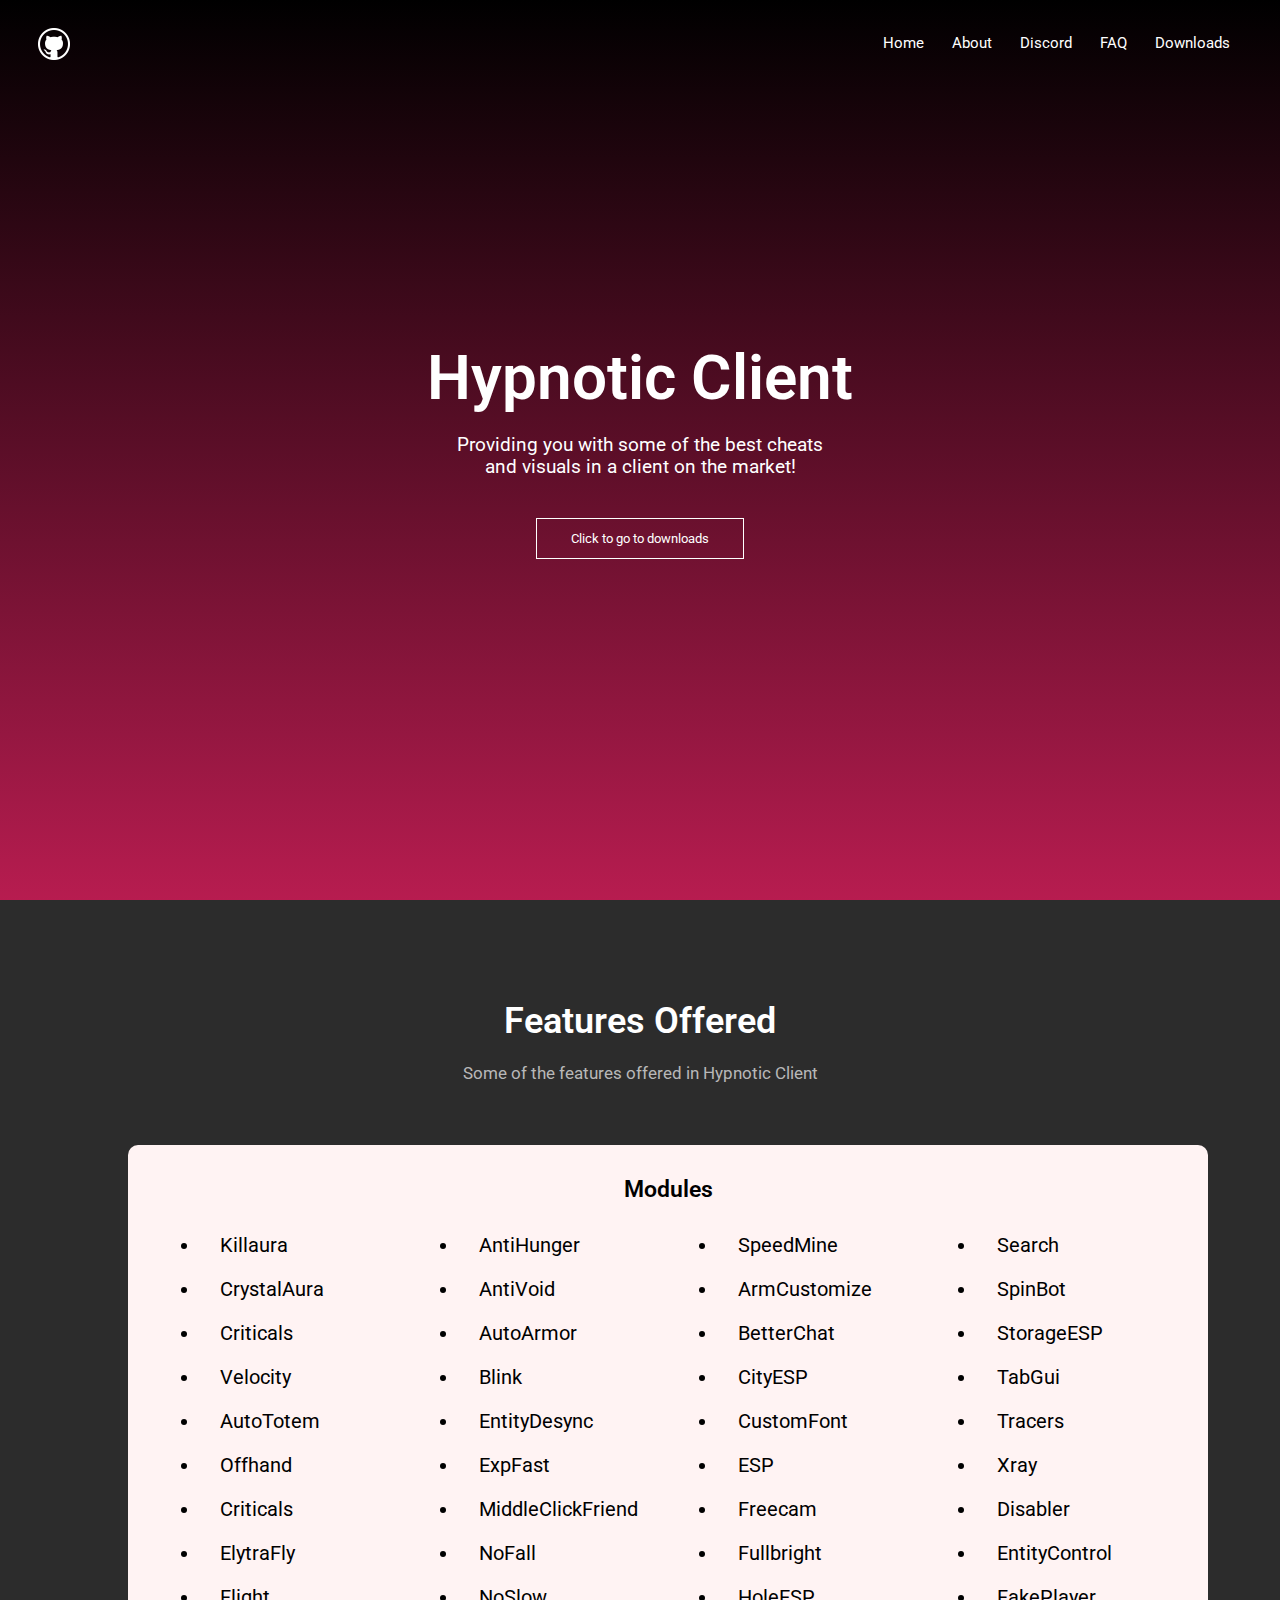
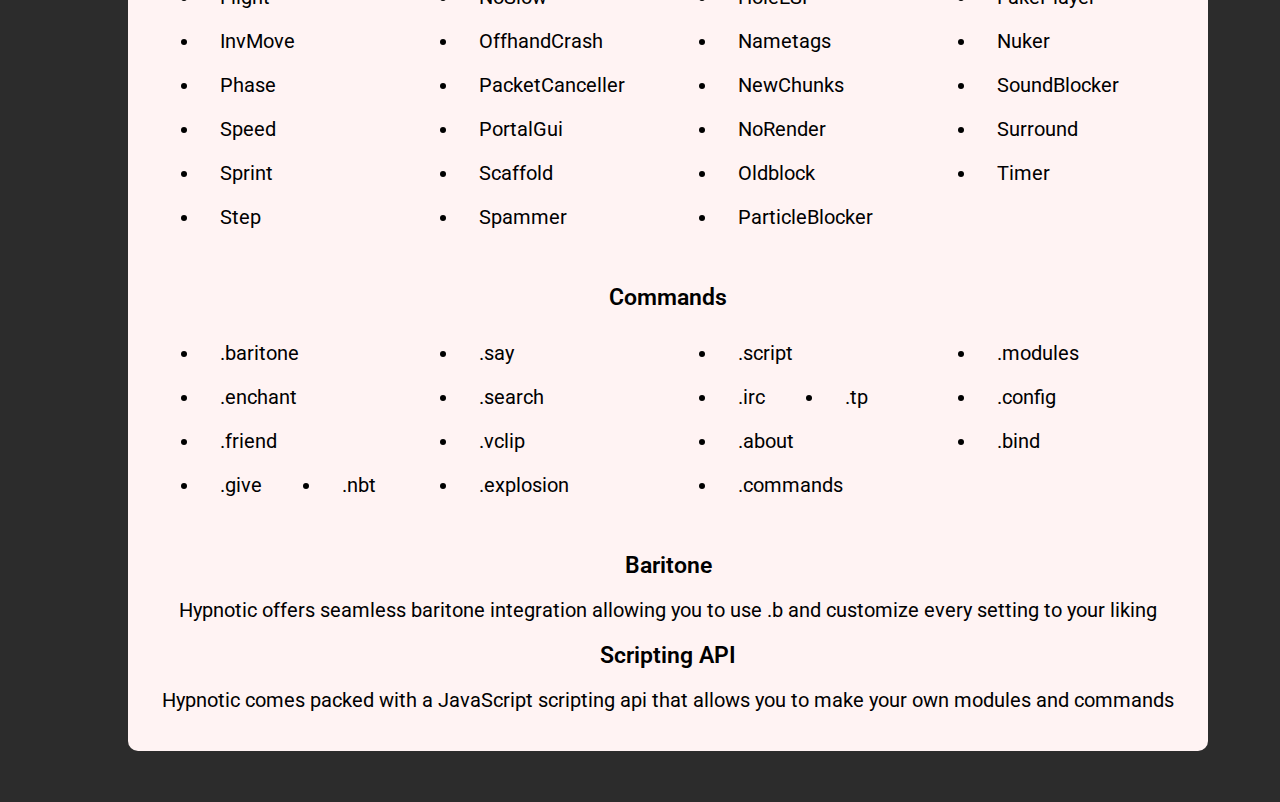
<file: index.html>
<html>
    <title>Hypnotic</title>
    <link rel="icon" href="https://raw.githubusercontent.com/Hypnotic-Development/Hypnotic-Client/main/src/main/resources/assets/hypnotic/icon.png">
    <link rel="stylesheet" href="style.css">
    <link rel="preconnect" href="https://fonts.googleapis.com">
    <link rel="preconnect" href="https://fonts.gstatic.com" crossorigin>
    <link href="https://fonts.googleapis.com/css2?family=Roboto&display=swap" rel="stylesheet">

    <meta name="viewport" content="width=device-width, initial-scale=1">
    
    <meta name="description" content="Hypnotic is a Powerful, free, and open source utility mod / hacked client for Minecraft 1.18.X and 1.8 with beautiful visuals and seamless baritone integration">
    <meta name="keywords" content="hacked client, minecraft hack, open source hacked client, cheat client, free hacked client, 1.18 hacked client, hacked minecraft, wurst client, sigma client, minecraft">

    <meta property="og:site_name" content="Hypnotic">
    <meta property="og:title" content="Hypnotic Client">
    <meta property="og:url" content="https://hypnotic.dev">
    <meta property="og:image" content="https://raw.githubusercontent.com/Hypnotic-Development/Hypnotic-Client/main/src/main/resources/assets/hypnotic/icon.png">
    <meta property="og:type" content="website">
    <meta property="og:locale" content="en_US">
    <meta property="og:description" content="Hypnotic is a Powerful, free, and open source utility mod / hacked client for Minecraft 1.18.X and 1.8 with beautiful visuals, seamless baritone integration, and a JavaScript scripting API>
    <meta name="theme-color" content="#ff1464">

    <body>
        <body style="background-color:rgb(44, 44, 44)">
            <section class="header">
                <nav>
                    <a href="https://github.com/Hypnotic-Development/Hypnotic-Client"><img src="/resources/github.png" height="512" width="512" alt="github"></a>
                    
                    <div class="nav-links" id="navLinks">
                        <ul>
                            <li><a href="">Home</a></li>
                            <li><a href="/about/">About</a></li>
                            <li><a href="/discord/">Discord</a></li>
                            <li><a href="/faq/">FAQ</a></li>
                            <li><a href="/downloads/">Downloads</a></li>
                        </ul>
                    </div>
                </nav>
                <div class="text-box">
                    <h1>Hypnotic Client</h1>
                    <p>Providing you with some of the best cheats<br>
                     and visuals in a client on the market!</p>
                    <a href="downloads/" class="hero-btn">Click to go to downloads</a>
                </div>
            </section>
        </body>
        <body>
            <section class="features">
                <h1>Features Offered</h1>
                <p>Some of the features offered in Hypnotic Client</p>
                <div class="categories">
                    <div class="category-col">
                        <h3>Modules</h3>
                        <ul>
                            <li>Killaura</li>
                            <li>CrystalAura</li>
                            <li>Criticals</li>
                            <li>Velocity</li>
                            <li>AutoTotem</li>
                            <li>Offhand</li>
                            <li>Criticals</li>
                            <li>ElytraFly</li>
                            <li>Flight</li>
                            <li>InvMove</li>
                            <li>Phase</li>
                            <li>Speed</li>
                            <li>Sprint</li>
                            <li>Step</li>
                            <li>AntiHunger</li>
                            <li>AntiVoid</li>
                            <li>AutoArmor</li>
                            <li>Blink</li>
                            <li>EntityDesync</li>
                            <li>ExpFast</li>
                            <li>MiddleClickFriend</li>
                            <li>NoFall</li>
                            <li>NoSlow</li>
                            <li>OffhandCrash</li>
                            <li>PacketCanceller</li>
                            <li>PortalGui</li>
                            <li>Scaffold</li>
                            <li>Spammer</li>
                            <li>SpeedMine</li>
                            <li>ArmCustomize</li>
                            <li>BetterChat</li>
                            <li>CityESP</li>
                            <li>CustomFont</li>
                            <li>ESP</li>
                            <li>Freecam</li>
                            <li>Fullbright</li>
                            <li>HoleESP</li>
                            <li>Nametags</li>
                            <li>NewChunks</li>
                            <li>NoRender</li>
                            <li>Oldblock</li>
                            <li>ParticleBlocker</li>
                            <li>Search</li>
                            <li>SpinBot</li>
                            <li>StorageESP</li>
                            <li>TabGui</li>
                            <li>Tracers</li>
                            <li>Xray</li>
                            <li>Disabler</li>
                            <li>EntityControl</li>
                            <li>FakePlayer</li>
                            <li>Nuker</li>
                            <li>SoundBlocker</li>
                            <li>Surround</li>
                            <li>Timer</li>
                        </ul>
                        <h3>Commands</h3>
                        <ul>
                            <li>.baritone</li>
                            <li>.enchant</li>
                            <li>.friend</li>
                            <li>.give</li>
                            <li>.nbt</li>
                            <li>.say</li>
                            <li>.search</li>
                            <li>.vclip</li>
                            <li>.explosion</li>
                            <li>.script</li>
                            <li>.irc</li>
                            <li>.tp</li>
                            <li>.about</li>
                            <li>.commands</li>
                            <li>.modules</li>
                            <li>.config</li>
                            <li>.bind</li>
                        </ul>
                        <h3>Baritone</h3>
                        <p>Hypnotic offers seamless baritone integration
                        allowing you to use .b and customize every setting to your liking</p>
                        <h3>Scripting API</h3>
                        <p>Hypnotic comes packed with a JavaScript scripting api that
                            allows you to make your own modules and commands
                        </p>
                    </div>
                </div>
            </section>
        </body>
    </body>
</html>
</file>
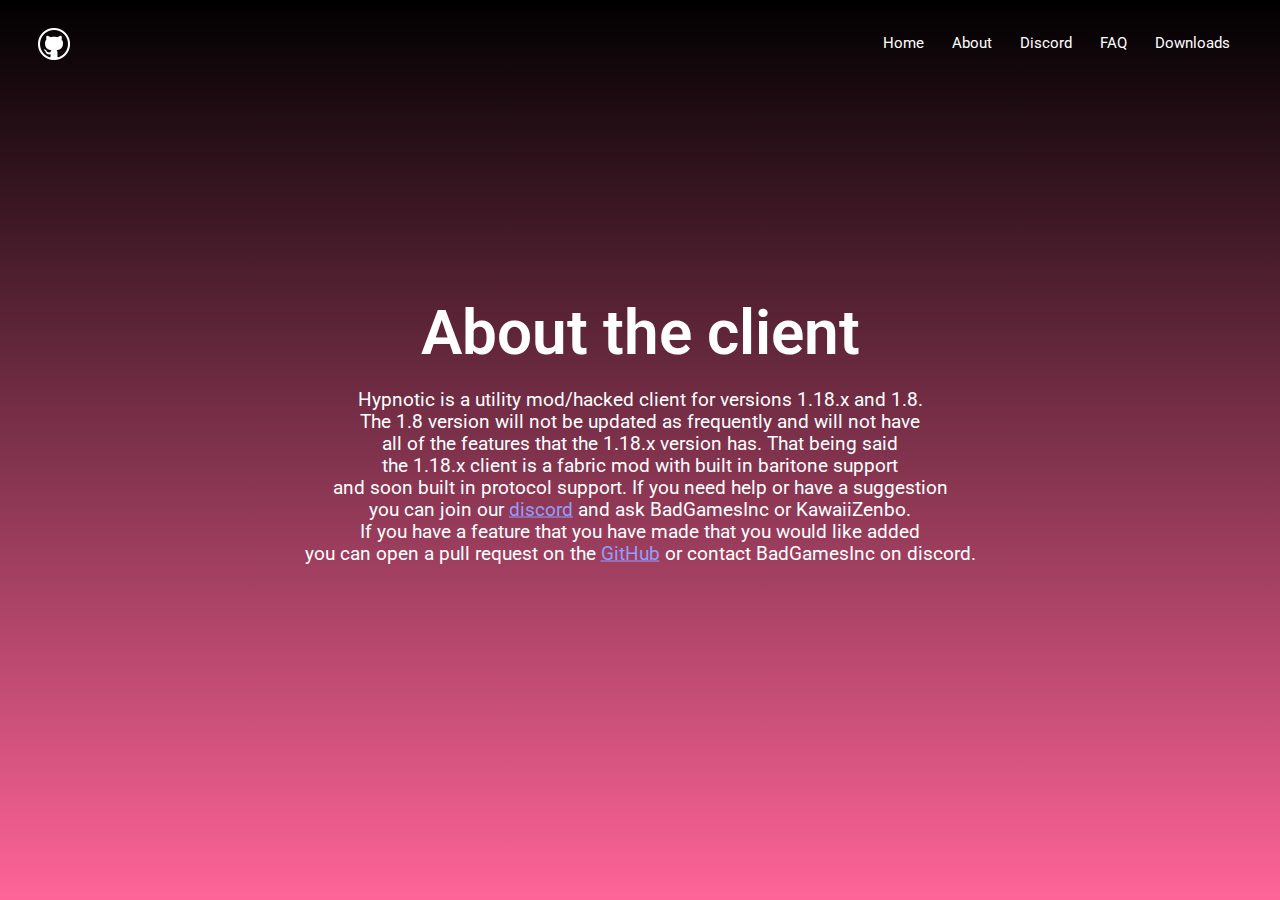
<file: about/index.html>
<html>
    <title>Hypnotic - About</title>
    <link rel="icon" href="https://raw.githubusercontent.com/Hypnotic-Development/Hypnotic-Client/main/src/main/resources/assets/hypnotic/icon.png">
    <link rel="preconnect" href="https://fonts.googleapis.com">
    <link rel="preconnect" href="https://fonts.gstatic.com" crossorigin>
    <link href="https://fonts.googleapis.com/css2?family=Roboto&display=swap" rel="stylesheet">

    <meta name="viewport" content="width=device-width, initial-scale=1">
    
    <meta name="description" content="Hypnotic is a Powerful, free, and open source utility mod / hacked client for Minecraft 1.18.X and 1.8 with beautiful visuals and seamless baritone integration">
    <meta name="keywords" content="hacked client, minecraft hack, open source hacked client, cheat client, free hacked client, 1.18 hacked client, hacked minecraft, wurst client, sigma client, minecraft">

    <meta property="og:site_name" content="Hypnotic">
    <meta property="og:title" content="Hypnotic Client">
    <meta property="og:url" content="https://hypnotic.dev">
    <meta property="og:image" content="https://raw.githubusercontent.com/Hypnotic-Development/Hypnotic-Client/main/src/main/resources/assets/hypnotic/icon.png">
    <meta property="og:type" content="website">
    <meta property="og:locale" content="en_US">
    <meta property="og:description" content="Hypnotic is a Powerful, free, and open source utility mod / hacked client for Minecraft 1.18.X and 1.8 with beautiful visuals and seamless baritone integration">
    <meta name="theme-color" content="#ff1464">

    <link rel="stylesheet" href="/style.css">

    <body>
        <body style="background-color:#fff">
            <section class="header">
                <nav>
                    <a href="https://github.com/Hypnotic-Development/Hypnotic-Client"><img src="/resources/github.png" height="512" width="512"></a>
                    <div class="nav-links" id="navLinks">
                        <ul>
                            <li><a href="/">Home</a></li>
                            <li><a href="/about/">About</a></li>
                            <li><a href="/discord/">Discord</a></li>
                            <li><a href="/faq/">FAQ</a></li>
                            <li><a href="/downloads/">Downloads</a></li>
                        </ul>
                    </div>
                </nav>
                <div class="text-box">
                    <h1>About the client</h1>
                    <p>
                        Hypnotic is a utility mod/hacked client for versions 1.18.x and 1.8.<br>
                        The 1.8 version will not be updated as frequently and will not have<br>
                        all of the features that the 1.18.x version has. That being said<br>
                        the 1.18.x client is a fabric mod with built in baritone support<br>
                        and soon built in protocol support. If you need help or have a suggestion<br>
                        you can join our <a href="/discord/index.html" style="color:rgb(146, 157, 253)">discord</a> and ask BadGamesInc or KawaiiZenbo. <br>
                        If you have a feature that you have made that you would like added<br>
                        you can open a pull request on the <a href="https://github.com/Hypnotic-Development/Hypnotic-Client" style="color:rgb(146, 157, 253)">GitHub</a> or contact BadGamesInc on discord.
                    </p>
                </div>
            </section>
        </body>
    </body>
</html>
</file>
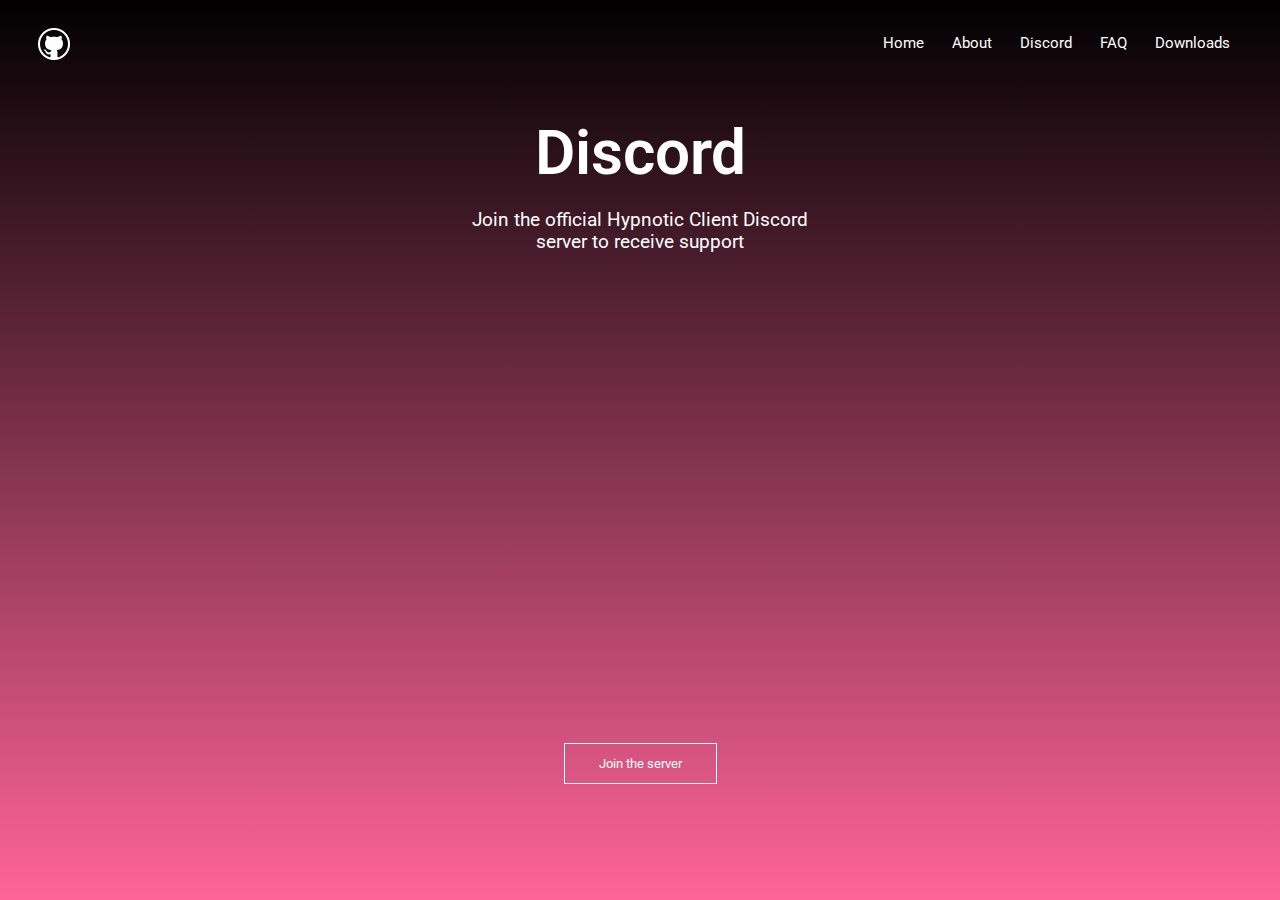
<file: discord/index.html>
<html>
  <title>Hypnotic - Discord</title>
  <link rel="icon" href="https://raw.githubusercontent.com/Hypnotic-Development/Hypnotic-Client/main/src/main/resources/assets/hypnotic/icon.png">
  <link rel="preconnect" href="https://fonts.googleapis.com">
  <link rel="preconnect" href="https://fonts.gstatic.com" crossorigin>
  <link href="https://fonts.googleapis.com/css2?family=Roboto&display=swap" rel="stylesheet">

  <meta name="viewport" content="width=device-width, initial-scale=1">
  
  <meta name="description" content="Hypnotic is a Powerful, free, and open source utility mod / hacked client for Minecraft 1.18.X and 1.8 with beautiful visuals and seamless baritone integration">
    <meta name="keywords" content="hacked client, minecraft hack, open source hacked client, cheat client, free hacked client, 1.18 hacked client, hacked minecraft, wurst client, sigma client, minecraft">

    <meta property="og:site_name" content="Hypnotic">
    <meta property="og:title" content="Hypnotic Client">
    <meta property="og:url" content="https://hypnotic.dev">
    <meta property="og:image" content="https://raw.githubusercontent.com/Hypnotic-Development/Hypnotic-Client/main/src/main/resources/assets/hypnotic/icon.png">
    <meta property="og:type" content="website">
    <meta property="og:locale" content="en_US">
    <meta property="og:description" content="Hypnotic is a Powerful, free, and open source utility mod / hacked client for Minecraft 1.18.X and 1.8 with beautiful visuals and seamless baritone integration">
    <meta name="theme-color" content="#ff1464">

  <link rel="stylesheet" href="/style.css">
  <body style="background-color:#fff">
    <section class="header">
      <nav>
        <a href="https://github.com/Hypnotic-Development/Hypnotic-Client"><img src="/resources/github.png" height="512" width="512"></a>
        <div class="nav-links" id="navLinks">
            <ul>
                <li><a href="/">Home</a></li>
                <li><a href="/about/">About</a></li>
                <li><a href="/discord/">Discord</a></li>
                <li><a href="/faq/">FAQ</a></li>
                <li><a href="/downloads/">Downloads</a></li>
            </ul>
        </div>
    </nav>
      <div class="text-box">
        <h1>Discord</h1>
        <p>
          Join the official Hypnotic Client Discord<br>
          server to receive support
        </p>
        <p>
          <iframe src="https://discord.com/widget?id=837529407727075378&theme=dark" width="350" height="400" allowtransparency="true" frameborder="0" sandbox="allow-popups allow-popups-to-escape-sandbox allow-same-origin allow-scripts"></iframe>
        </p>
        <a href="https://discord.gg/aZStDUnb29" class="hero-btn">Join the server</a>
      </div>
        
    </section>
  </body>
</html>
</file>
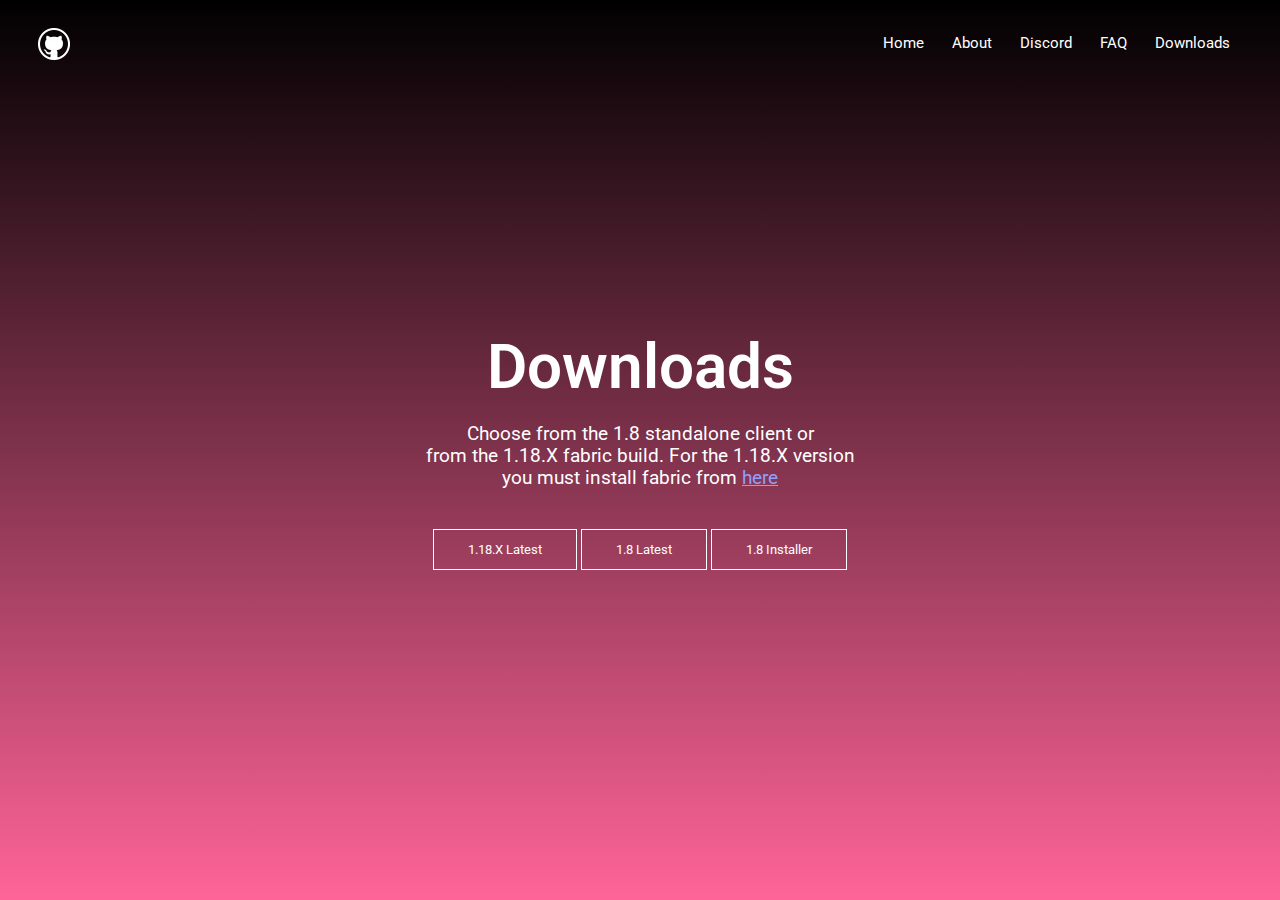
<file: downloads/index.html>
<html>
  <title>Hypnotic - Downloads</title>
  <link rel="icon" href="https://raw.githubusercontent.com/Hypnotic-Development/Hypnotic-Client/main/src/main/resources/assets/hypnotic/icon.png">
  <link rel="preconnect" href="https://fonts.googleapis.com">
  <link rel="preconnect" href="https://fonts.gstatic.com" crossorigin>
  <link href="https://fonts.googleapis.com/css2?family=Roboto&display=swap" rel="stylesheet">

  <meta name="viewport" content="width=device-width, initial-scale=1">
  
  <meta name="description" content="Hypnotic is a Powerful, free, and open source utility mod / hacked client for Minecraft 1.18.X and 1.8 with beautiful visuals and seamless baritone integration">
    <meta name="keywords" content="hacked client, minecraft hack, open source hacked client, cheat client, free hacked client, 1.18 hacked client, hacked minecraft, wurst client, sigma client, minecraft">

    <meta property="og:site_name" content="Hypnotic">
    <meta property="og:title" content="Hypnotic Client">
    <meta property="og:url" content="https://hypnotic.dev">
    <meta property="og:image" content="https://raw.githubusercontent.com/Hypnotic-Development/Hypnotic-Client/main/src/main/resources/assets/hypnotic/icon.png">
    <meta property="og:type" content="website">
    <meta property="og:locale" content="en_US">
    <meta property="og:description" content="Hypnotic is a Powerful, free, and open source utility mod / hacked client for Minecraft 1.18.X and 1.8 with beautiful visuals and seamless baritone integration">
    <meta name="theme-color" content="#ff1464">
  <link rel="stylesheet" href="/style.css">

  <body style="background-color:#fff">
    <section class="header">
      <nav>
        <a href="https://github.com/Hypnotic-Development/Hypnotic-Client"><img src="/resources/github.png" height="512" width="512"></a>
        <div class="nav-links" id="navLinks">
            <ul>
                <li><a href="/">Home</a></li>
                <li><a href="/about/">About</a></li>
                <li><a href="/discord">Discord</a></li>
                <li><a href="/faq/">FAQ</a></li>
                <li><a href="/downloads/">Downloads</a></li>
            </ul>
        </div>
    </nav>
      <div class="text-box">
        <h1>Downloads</h1>
        <p>
          Choose from the 1.8 standalone client or<br>
          from the 1.18.X fabric build. For the 1.18.X version<br>
          you must install fabric from <a href="https://fabricmc.net/use" style="color:rgb(146, 157, 253)">here</a>
        </p>
        <a href="https://github.com/Hypnotic-Development/Hypnotic-Client/releases/download/r1000/hypnotic-client-r1000.jar" class="hero-btn">1.18.X Latest</a>
        <a href="https://github.com/BadGamesInc/hypnotic-client/releases/download/r1006/Hypnotic-r1006.zip" class="hero-btn">1.8 Latest</a>
        <a href="/resources/Installer.jar" class="hero-btn">1.8 Installer</a>
      </div>
    </section>
  </body>
</html>
</file>
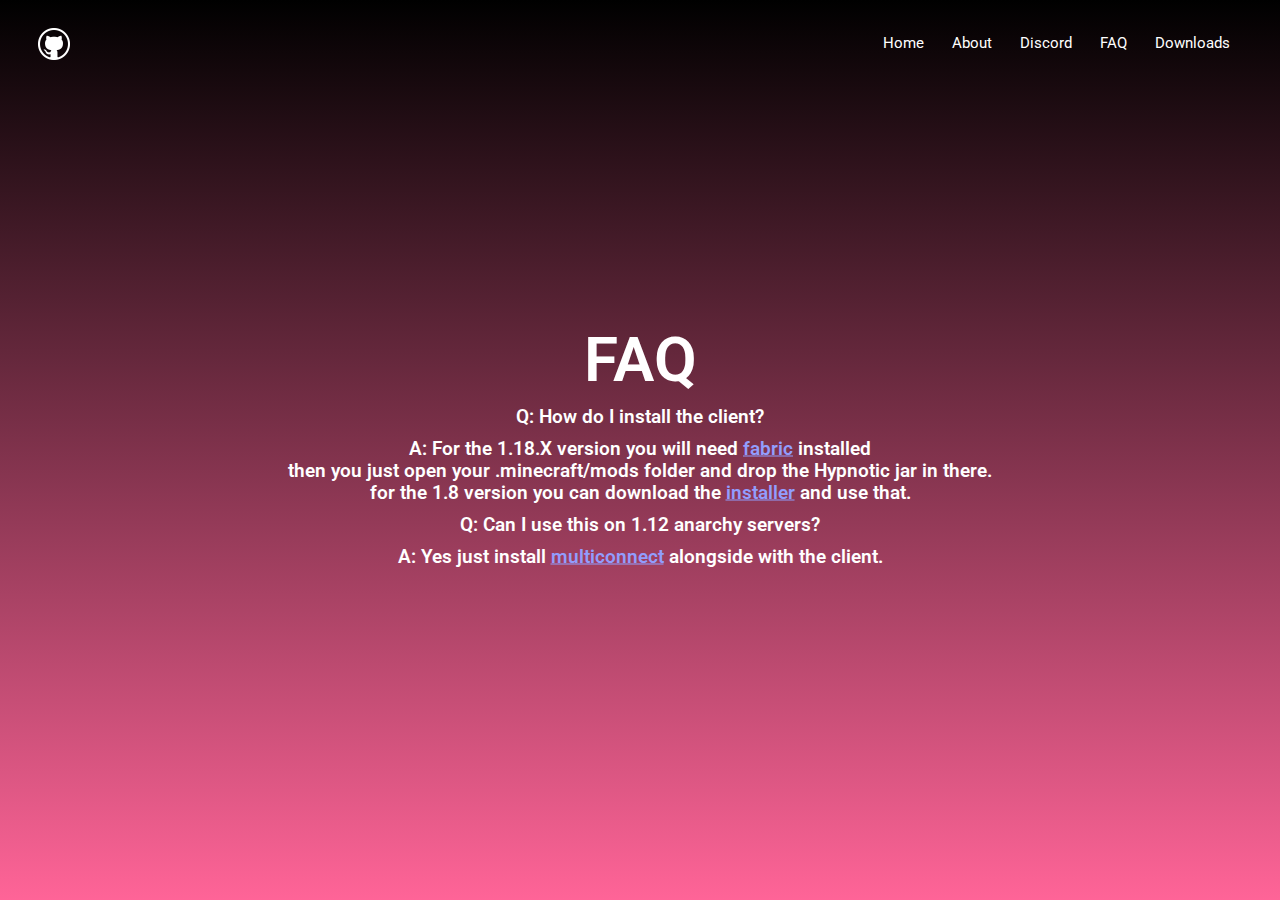
<file: faq/index.html>
<html>
  <title>Hypnotic - FAQ</title>
  <link rel="icon" href="https://raw.githubusercontent.com/Hypnotic-Development/Hypnotic-Client/main/src/main/resources/assets/hypnotic/icon.png">
  <link rel="preconnect" href="https://fonts.googleapis.com">
  <link rel="preconnect" href="https://fonts.gstatic.com" crossorigin>
  <link href="https://fonts.googleapis.com/css2?family=Roboto&display=swap" rel="stylesheet">

  <meta name="viewport" content="width=device-width, initial-scale=1">
  
  <meta name="description" content="Hypnotic is a Powerful, free, and open source utility mod / hacked client for Minecraft 1.18.X and 1.8 with beautiful visuals and seamless baritone integration">
    <meta name="keywords" content="hacked client, minecraft hack, open source hacked client, cheat client, free hacked client, 1.18 hacked client, hacked minecraft, wurst client, sigma client, minecraft">

    <meta property="og:site_name" content="Hypnotic">
    <meta property="og:title" content="Hypnotic Client">
    <meta property="og:url" content="https://hypnotic.dev">
    <meta property="og:image" content="https://raw.githubusercontent.com/Hypnotic-Development/Hypnotic-Client/main/src/main/resources/assets/hypnotic/icon.png">
    <meta property="og:type" content="website">
    <meta property="og:locale" content="en_US">
    <meta property="og:description" content="Hypnotic is a Powerful, free, and open source utility mod / hacked client for Minecraft 1.18.X and 1.8 with beautiful visuals and seamless baritone integration">
    <meta name="theme-color" content="#ff1464">

  <link rel="stylesheet" href="/style.css">
  <body style="background-color:#fff">
    <section class="header">
      <nav>
        <a href="https://github.com/Hypnotic-Development/Hypnotic-Client"><img src="/resources/github.png" height="512" width="512"></a>
        <div class="nav-links" id="navLinks">
            <ul>
                <li><a href="/">Home</a></li>
                <li><a href="/about/">About</a></li>
                <li><a href="/discord/">Discord</a></li>
                <li><a href="/faq/">FAQ</a></li>
                <li><a href="/downloads/">Downloads</a></li>
            </ul>
        </div>
    </nav>
      <div class="text-box">
        <h1>FAQ</h1>
        <h3>Q: How do I install the client?</h3>
        <h3>A: For the 1.18.X version you will need <a href="https://fabricmc.net/use/" style="color:rgb(146, 157, 253)">fabric</a> installed<br>
             then you just open your .minecraft/mods folder and drop the Hypnotic jar in there.<br>
             for the 1.8 version you can download the <a href="/resources/Installer.jar" style="color:rgb(146, 157, 253)">installer</a> and use that.
        </h3>
        <h3>Q: Can I use this on 1.12 anarchy servers?</h3>
        <h3>A: Yes just install <a href="https://github.com/Earthcomputer/multiconnect" style="color:rgb(146, 157, 253)">multiconnect</a> alongside with the client.</h3>
      </div>
        
    </section>
  </body>
</html>
</file>
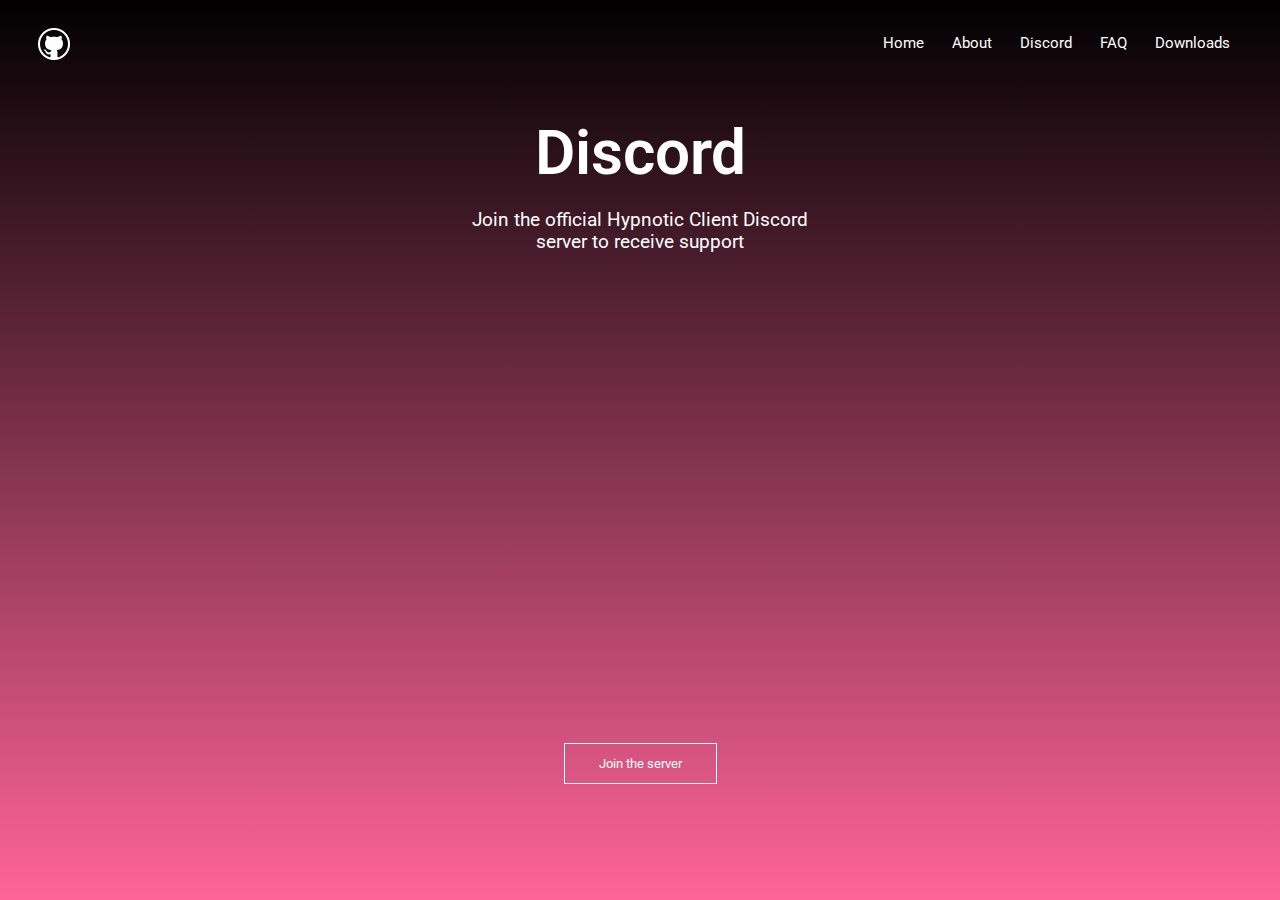
<file: discord.html>
<html>
  <title>Hypnotic - Discord</title>
  <link rel="icon" href="https://raw.githubusercontent.com/BadGamesInc/Hypnotic-Fabric-1.17/main/src/main/resources/assets/hypnotic/icon.png">
  <link rel="preconnect" href="https://fonts.googleapis.com">
  <link rel="preconnect" href="https://fonts.gstatic.com" crossorigin>
  <link href="https://fonts.googleapis.com/css2?family=Roboto&display=swap" rel="stylesheet">

  <meta name="description" content="Powerful utility mod for Minecraft 1.17.X and 1.8">
  <meta name="keywords" content="Hypnotic, Hypixel client, free hypixel client, free hypixel bypass, cheat client, open source hypixel client, free hacks, free hypixel hacked client, redesky bypass, Hypnosis, Minecraft, Utility mod, Minecraft utility mod, Hypnotic Client, Hack client, Minecraft client, Free minecraft mod, Free Cheat, Free Clients, Utility client, Hypnotic Utility, Open source, Open source client, Open source hacked client, open source cheats, Open source 1.17 client, Open source 1.17 hacked client">

  <meta property="og:site_name" content="Hypnotic - Discord">
  <meta property="og:title" content="Hypnotic Client">
  <meta property="og:url" content="https://hypnotic.dev/discord">
  <meta property="og:image" content="https://raw.githubusercontent.com/BadGamesInc/Hypnotic-Fabric-1.17/main/src/main/resources/assets/hypnotic/icon.png">
  <meta property="og:type" content="website">
  <meta property="og:locale" content="en_US">
  <meta property="og:description" content="Powerful utility mod for Minecraft 1.17.X and 1.8">
  <meta name="theme-color" content="#ff1464">

  <link rel="stylesheet" href="/style.css">
  <body style="background-color:#fff">
    <section class="header">
      <nav>
        <a href="https://github.com/BadGamesInc/Hypnotic-Fabric-1.17"><img src="/resources/github.png" height="512" width="512"></a>
        <div class="nav-links" id="navLinks">
            <ul>
                <li><a href="/">Home</a></li>
                <li><a href="/about/index.html">About</a></li>
                <li><a href="/discord">Discord</a></li>
                <li><a href="/faq/index.html">FAQ</a></li>
                <li><a href="/downloads/index.html">Downloads</a></li>
            </ul>
        </div>
    </nav>
      <div class="text-box">
        <h1>Discord</h1>
        <p>
          Join the official Hypnotic Client Discord<br>
          server to receive support
        </p>
        <p>
          <iframe src="https://discord.com/widget?id=837529407727075378&theme=dark" width="350" height="400" allowtransparency="true" frameborder="0" sandbox="allow-popups allow-popups-to-escape-sandbox allow-same-origin allow-scripts"></iframe>
        </p>
        <a href="https://discord.gg/aZStDUnb29" class="hero-btn">Join the server</a>
      </div>
        
    </section>
  </body>
</html>
</file>
<file: style.css>
* {
    margin: 0;
    padding: 0;
    font-family: 'Roboto', sans-serif;
}

.header {
    min-height: 100vh;
    width: 100%;
    background-image: linear-gradient(rgb(0, 0, 0),#ff1462a8);
    background-position: center;
    background-size: cover;
    position: relative;
}

nav {
    display: flex;
    padding: 2% 3%;
    justify-content: space-between;
    align-items: center;
}

nav img {
    width: 32px;
    height: 32px;
}

.nav-links {
    flex: 1;
    text-align: right;
}

.nav-links ul li {
    list-style: none;
    display: inline-block;
    padding: 8px 12px;
    position: relative;
}

.nav-links ul li a {
    color: #fff;
    text-decoration: none;
    font-size: 15px;
}

.nav-links ul li::after {
    content: '';
    width: 0%;
    height: 2px;
    background: #ff1464;
    display:  block;
    margin: auto;
    transition: 0.5s;
}

.nav-links ul li:hover::after {
    width: 100%;
}

.text-box {
    width: 90%;
    color: #fff;
    position: absolute;
    top: 50%;
    left: 50%;
    transform: translate(-50%, -50%);
    text-align: center;
}

.text-box h1 {
    font-size: 62px;
}

.text-box p {
    margin: 10px 0 30px;
    font-size: 19px;
    color: #fff;
}

.hero-btn {
    display: inline-block;
    text-decoration: none;
    color: #fff;
    border: 1px solid #fff;
    padding: 12px 34px;
    font-size: 13px;
    background: transparent;
    position: relative;
    cursor: pointer;
}

.hero-btn:hover {
    border: 1px solid #ff1464;
    background: 1px #ff1464;
    transition: 1s;
}

.features {
    width: 80%;
    margin: auto;
    text-align: center;
    padding-top: 100px;
    color: rgb(255, 255, 255);
}

h1 {
    font-size: 36px;
    font-weight: 600;
}

p {
    color: rgb(184, 184, 184);
    font-size: 14px;
    font-weight: 300;
    line-height: 22px;
    padding: 10px;
}

.categories {
    font-size: 20px;
    color: rgb(0, 0, 0);
    margin-top: 5%;
    display: flex;
    justify-content: space-around;
    flex-direction: row;
}

.category-col {
    flex-basis: 61%;
    color: rgb(0, 0, 0);
    background: #fff3f3;
    border-radius: 10px;
    margin-bottom: 5%;
    padding: 20px 12px;
    box-sizing: border-box;
    transition: 0.5s;
}

.category-col p {
    color: black;
}

h3 {
    text-align: center;
    font-weight: 600;
    margin: 10px 0;
}

.category-col ul {
    display: block;
    list-style-type: disc;
    margin-block-start: 1em;
    margin-block-end: 1em;
    margin-inline-start: 0px;
    margin-inline-end: 0px;
    padding-inline-start: 40px;
    column-count: 4;
}

.category-col ul li {
    float: left;
    font-weight: 400;
    font-size: 20px;
    padding: 0px 20px;
    margin: 10px 20px;
    width: auto;
}

.category-col p {
    font-weight: 400;
    font-size: 20px;
}

p {
    text-align: center;
    font-weight: 400;
    font-size: 17px;
    margin: 10px 0;
}

.category-col:hover {
    box-shadow: 0 0 20px 0px rgba(0, 0, 0, 0.2);
}

@media all and (max-width: 900px) {
    .text-box p {
        font-size: 25px;
    }
}
</file>
